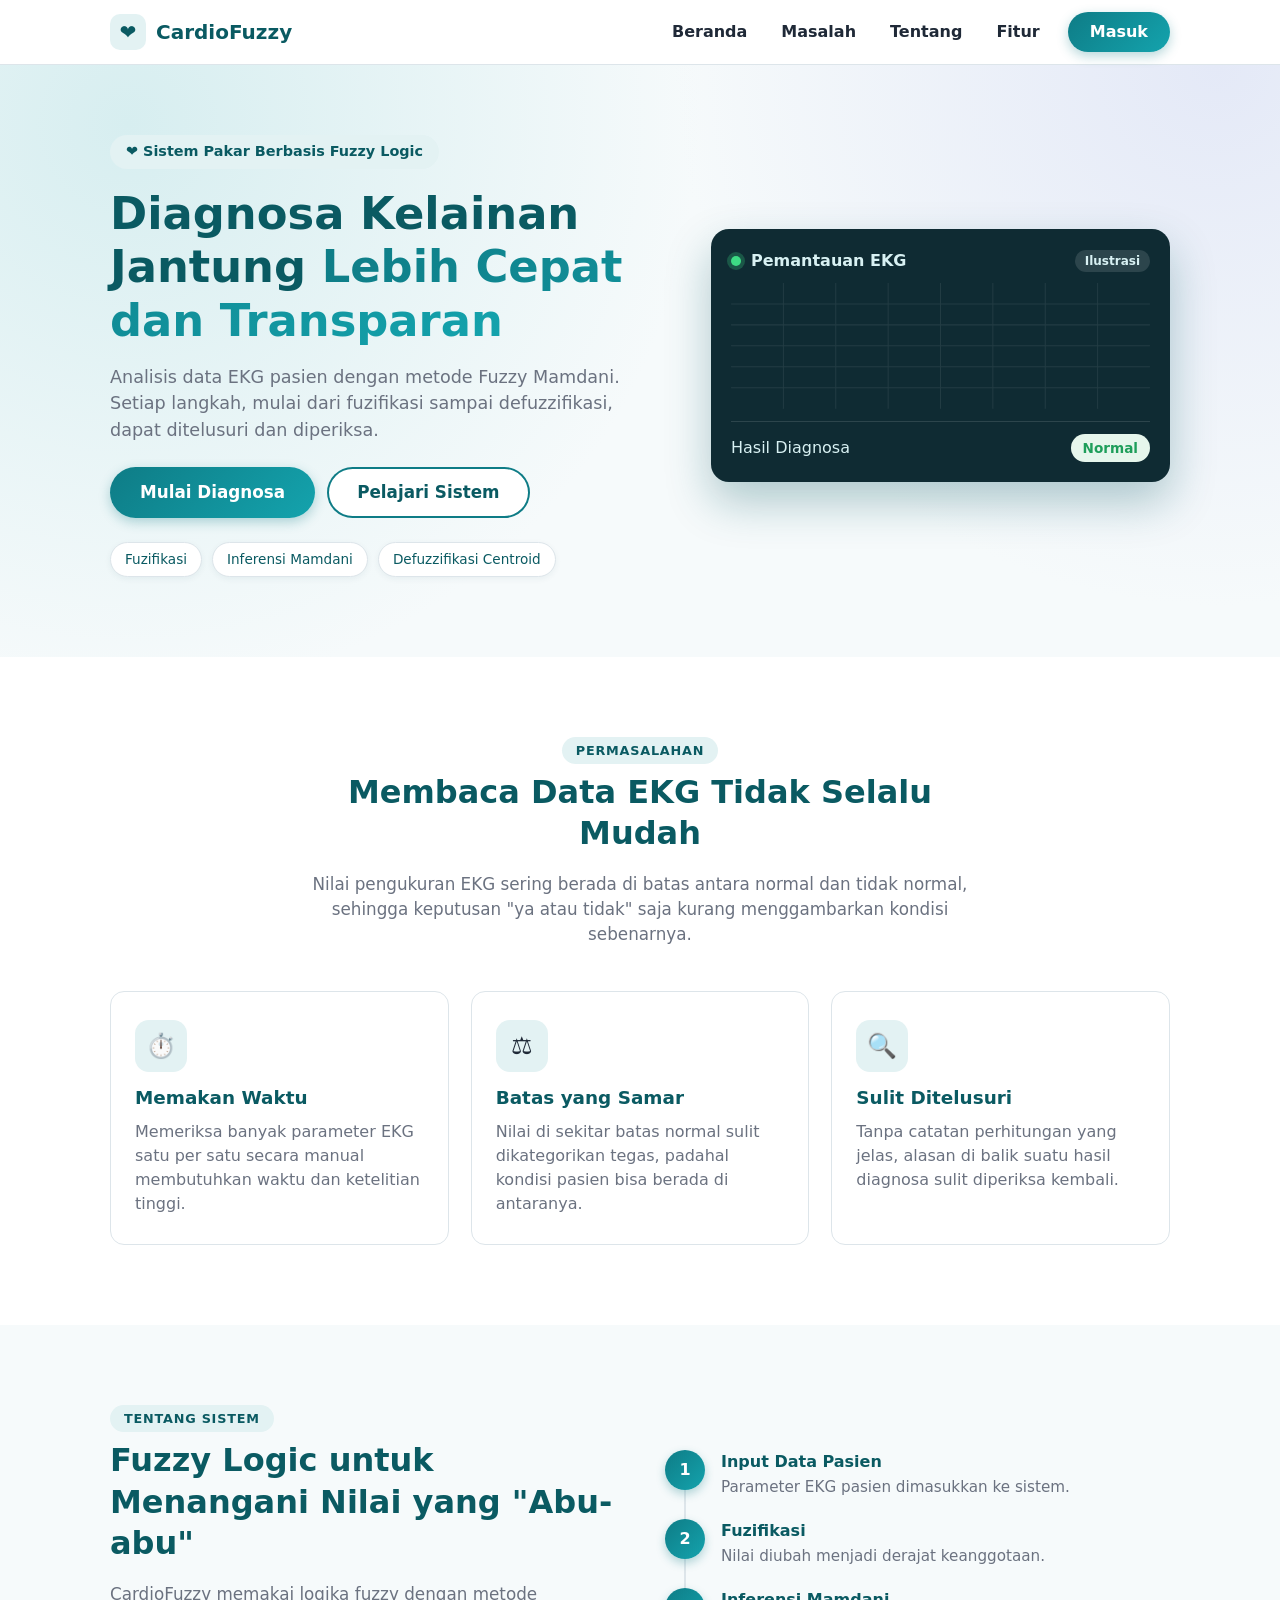
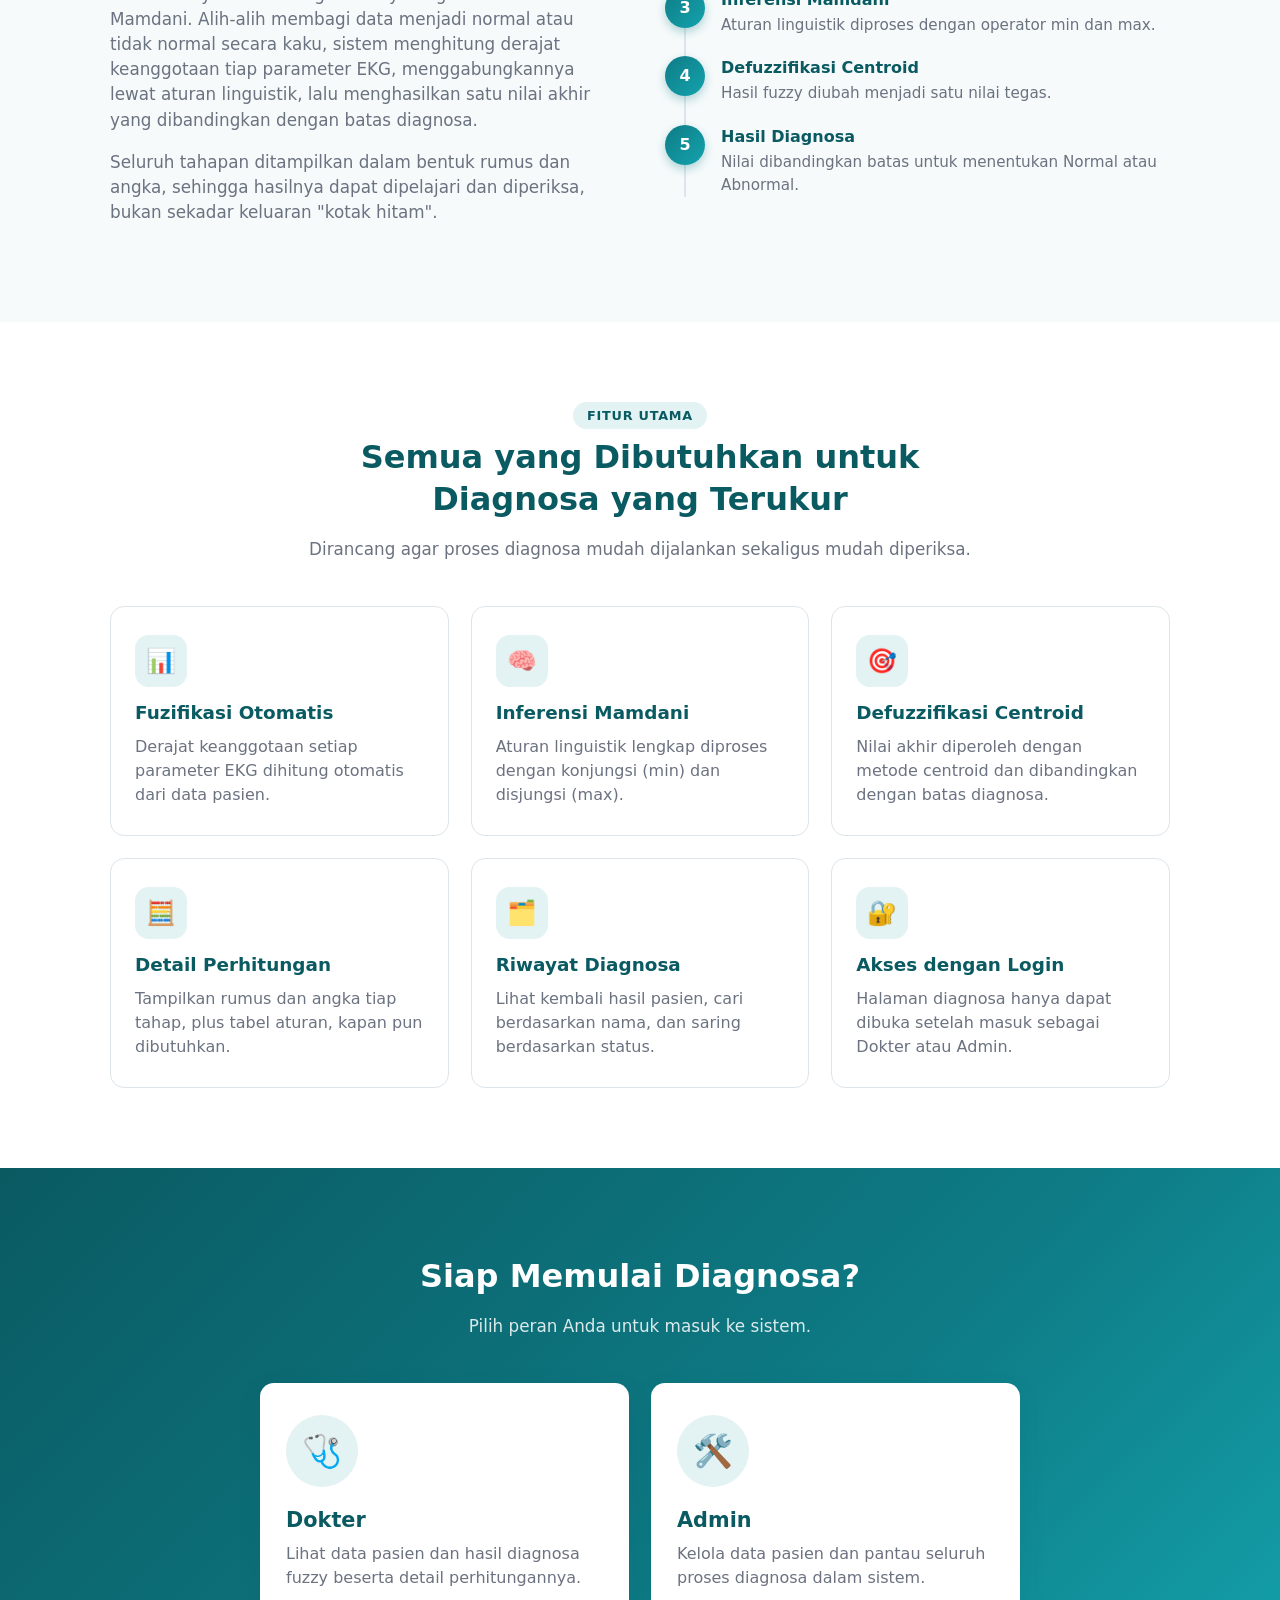
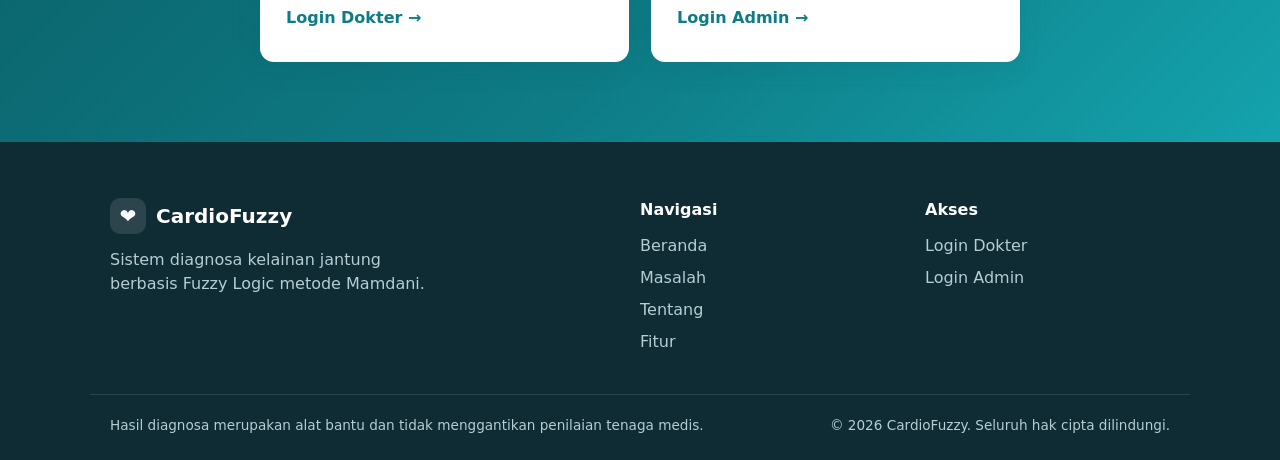
<file: index.html>
<!DOCTYPE html>
<html lang="id">
<head>
    <meta charset="UTF-8">
    <meta name="viewport" content="width=device-width, initial-scale=1">
    <meta name="description" content="Sistem diagnosa kelainan jantung berbasis Fuzzy Logic metode Mamdani dengan defuzzifikasi centroid.">
    <title>CardioFuzzy - Diagnosa Kelainan Jantung dengan Fuzzy Mamdani</title>
    <link rel="stylesheet" href="style.css">
</head>
<body class="home">

    <!-- ===================== NAVIGATION BAR ===================== -->
    <nav class="navbar">
        <div class="inner nav-inner">
            <a href="#beranda" class="nav-brand">
                <span class="nav-logo">❤️</span>
                <span>CardioFuzzy</span>
            </a>

            <button class="nav-toggle" id="navToggle" aria-label="Buka menu" aria-expanded="false">☰</button>

            <ul class="nav-links" id="navLinks">
                <li><a href="#beranda">Beranda</a></li>
                <li><a href="#masalah">Masalah</a></li>
                <li><a href="#tentang">Tentang</a></li>
                <li><a href="#fitur">Fitur</a></li>
                <li><a href="#masuk" class="btn nav-cta">Masuk</a></li>
            </ul>
        </div>
    </nav>

    <!-- ===================== HERO SECTION ===================== -->
    <header class="home-hero" id="beranda">
        <div class="inner hero-grid">
            <div class="hero-text">
                <span class="hero-badge">❤️ Sistem Pakar Berbasis Fuzzy Logic</span>
                <h1>Diagnosa Kelainan Jantung <span class="text-gradient">Lebih Cepat dan Transparan</span></h1>
                <p class="hero-sub">
                    Analisis data EKG pasien dengan metode Fuzzy Mamdani. Setiap langkah, mulai dari
                    fuzifikasi sampai defuzzifikasi, dapat ditelusuri dan diperiksa.
                </p>
                <div class="hero-actions">
                    <a href="#masuk" class="btn btn-lg">Mulai Diagnosa</a>
                    <a href="#tentang" class="btn btn-lg btn-outline">Pelajari Sistem</a>
                </div>
                <div class="chips chips-left">
                    <span class="chip">Fuzifikasi</span>
                    <span class="chip">Inferensi Mamdani</span>
                    <span class="chip">Defuzzifikasi Centroid</span>
                </div>
            </div>

            <div class="hero-visual">
                <div class="ecg-card">
                    <div class="ecg-head">
                        <span class="ecg-dot"></span>
                        <span>Pemantauan EKG</span>
                        <span class="ecg-tag">Ilustrasi</span>
                    </div>
                    <svg class="ecg-svg" viewBox="0 0 400 120" xmlns="http://www.w3.org/2000/svg" role="img" aria-label="Ilustrasi gelombang EKG">
                        <path class="ecg-grid" d="M0 20H400M0 40H400M0 60H400M0 80H400M0 100H400M50 0V120M100 0V120M150 0V120M200 0V120M250 0V120M300 0V120M350 0V120" />
                        <path class="ecg-line" d="M0 60H60L70 60L80 50L90 60H120L130 70L145 10L160 100L172 60H220L235 45L250 60H400" />
                    </svg>
                    <div class="ecg-result">
                        <span>Hasil Diagnosa</span>
                        <span class="badge badge-normal">Normal</span>
                    </div>
                </div>
            </div>
        </div>
    </header>

    <!-- ===================== PROBLEM SECTION ===================== -->
    <section class="section" id="masalah">
        <div class="inner">
            <div class="section-head">
                <span class="section-label">Permasalahan</span>
                <h2>Membaca Data EKG Tidak Selalu Mudah</h2>
                <p>Nilai pengukuran EKG sering berada di batas antara normal dan tidak normal, sehingga keputusan "ya atau tidak" saja kurang menggambarkan kondisi sebenarnya.</p>
            </div>

            <div class="card-grid">
                <div class="info-card">
                    <span class="info-icon">⏱️</span>
                    <h3>Memakan Waktu</h3>
                    <p>Memeriksa banyak parameter EKG satu per satu secara manual membutuhkan waktu dan ketelitian tinggi.</p>
                </div>
                <div class="info-card">
                    <span class="info-icon">⚖️</span>
                    <h3>Batas yang Samar</h3>
                    <p>Nilai di sekitar batas normal sulit dikategorikan tegas, padahal kondisi pasien bisa berada di antaranya.</p>
                </div>
                <div class="info-card">
                    <span class="info-icon">🔍</span>
                    <h3>Sulit Ditelusuri</h3>
                    <p>Tanpa catatan perhitungan yang jelas, alasan di balik suatu hasil diagnosa sulit diperiksa kembali.</p>
                </div>
            </div>
        </div>
    </section>

    <!-- ===================== ABOUT SECTION ===================== -->
    <section class="section section-alt" id="tentang">
        <div class="inner about-grid">
            <div class="about-text">
                <span class="section-label">Tentang Sistem</span>
                <h2>Fuzzy Logic untuk Menangani Nilai yang "Abu-abu"</h2>
                <p>
                    CardioFuzzy memakai logika fuzzy dengan metode Mamdani. Alih-alih membagi data
                    menjadi normal atau tidak normal secara kaku, sistem menghitung derajat keanggotaan
                    tiap parameter EKG, menggabungkannya lewat aturan linguistik, lalu menghasilkan
                    satu nilai akhir yang dibandingkan dengan batas diagnosa.
                </p>
                <p>
                    Seluruh tahapan ditampilkan dalam bentuk rumus dan angka, sehingga hasilnya dapat
                    dipelajari dan diperiksa, bukan sekadar keluaran "kotak hitam".
                </p>
            </div>

            <ol class="steps">
                <li class="step">
                    <span class="step-no">1</span>
                    <div><h4>Input Data Pasien</h4><p>Parameter EKG pasien dimasukkan ke sistem.</p></div>
                </li>
                <li class="step">
                    <span class="step-no">2</span>
                    <div><h4>Fuzifikasi</h4><p>Nilai diubah menjadi derajat keanggotaan.</p></div>
                </li>
                <li class="step">
                    <span class="step-no">3</span>
                    <div><h4>Inferensi Mamdani</h4><p>Aturan linguistik diproses dengan operator min dan max.</p></div>
                </li>
                <li class="step">
                    <span class="step-no">4</span>
                    <div><h4>Defuzzifikasi Centroid</h4><p>Hasil fuzzy diubah menjadi satu nilai tegas.</p></div>
                </li>
                <li class="step">
                    <span class="step-no">5</span>
                    <div><h4>Hasil Diagnosa</h4><p>Nilai dibandingkan batas untuk menentukan Normal atau Abnormal.</p></div>
                </li>
            </ol>
        </div>
    </section>

    <!-- ===================== MAIN FEATURE SECTION ===================== -->
    <section class="section" id="fitur">
        <div class="inner">
            <div class="section-head">
                <span class="section-label">Fitur Utama</span>
                <h2>Semua yang Dibutuhkan untuk Diagnosa yang Terukur</h2>
                <p>Dirancang agar proses diagnosa mudah dijalankan sekaligus mudah diperiksa.</p>
            </div>

            <div class="card-grid card-grid-3">
                <div class="feature-card">
                    <span class="info-icon">📊</span>
                    <h3>Fuzifikasi Otomatis</h3>
                    <p>Derajat keanggotaan setiap parameter EKG dihitung otomatis dari data pasien.</p>
                </div>
                <div class="feature-card">
                    <span class="info-icon">🧠</span>
                    <h3>Inferensi Mamdani</h3>
                    <p>Aturan linguistik lengkap diproses dengan konjungsi (min) dan disjungsi (max).</p>
                </div>
                <div class="feature-card">
                    <span class="info-icon">🎯</span>
                    <h3>Defuzzifikasi Centroid</h3>
                    <p>Nilai akhir diperoleh dengan metode centroid dan dibandingkan dengan batas diagnosa.</p>
                </div>
                <div class="feature-card">
                    <span class="info-icon">🧮</span>
                    <h3>Detail Perhitungan</h3>
                    <p>Tampilkan rumus dan angka tiap tahap, plus tabel aturan, kapan pun dibutuhkan.</p>
                </div>
                <div class="feature-card">
                    <span class="info-icon">🗂️</span>
                    <h3>Riwayat Diagnosa</h3>
                    <p>Lihat kembali hasil pasien, cari berdasarkan nama, dan saring berdasarkan status.</p>
                </div>
                <div class="feature-card">
                    <span class="info-icon">🔐</span>
                    <h3>Akses dengan Login</h3>
                    <p>Halaman diagnosa hanya dapat dibuka setelah masuk sebagai Dokter atau Admin.</p>
                </div>
            </div>
        </div>
    </section>

    <!-- ===================== CALL TO ACTION SECTION ===================== -->
    <section class="cta" id="masuk">
        <div class="inner">
            <div class="section-head section-head-light">
                <h2>Siap Memulai Diagnosa?</h2>
                <p>Pilih peran Anda untuk masuk ke sistem.</p>
            </div>

            <div class="role-grid cta-roles">
                <a href="login.html" class="role-card">
                    <span class="role-icon">🩺</span>
                    <h3>Dokter</h3>
                    <p>Lihat data pasien dan hasil diagnosa fuzzy beserta detail perhitungannya.</p>
                    <span class="role-action">Login Dokter →</span>
                </a>

                <a href="login.html" class="role-card">
                    <span class="role-icon">🛠️</span>
                    <h3>Admin</h3>
                    <p>Kelola data pasien dan pantau seluruh proses diagnosa dalam sistem.</p>
                    <span class="role-action">Login Admin →</span>
                </a>
            </div>
        </div>
    </section>

    <!-- ===================== FOOTER SECTION ===================== -->
    <footer class="site-footer">
        <div class="inner footer-grid">
            <div class="footer-brand">
                <a href="#beranda" class="nav-brand footer-logo">
                    <span class="nav-logo">❤️</span>
                    <span>CardioFuzzy</span>
                </a>
                <p>Sistem diagnosa kelainan jantung berbasis Fuzzy Logic metode Mamdani.</p>
            </div>

            <div class="footer-col">
                <h4>Navigasi</h4>
                <ul>
                    <li><a href="#beranda">Beranda</a></li>
                    <li><a href="#masalah">Masalah</a></li>
                    <li><a href="#tentang">Tentang</a></li>
                    <li><a href="#fitur">Fitur</a></li>
                </ul>
            </div>

            <div class="footer-col">
                <h4>Akses</h4>
                <ul>
                    <li><a href="login.html">Login Dokter</a></li>
                    <li><a href="login.html">Login Admin</a></li>
                </ul>
            </div>
        </div>

        <div class="inner footer-bottom">
            <p>Hasil diagnosa merupakan alat bantu dan tidak menggantikan penilaian tenaga medis.</p>
            <p>&copy; 2026 CardioFuzzy. Seluruh hak cipta dilindungi.</p>
        </div>
    </footer>

<script>
    // Menu mobile
    const toggle = document.getElementById('navToggle');
    const links = document.getElementById('navLinks');
    toggle.addEventListener('click', function () {
        const open = links.classList.toggle('open');
        toggle.setAttribute('aria-expanded', open);
    });
    links.querySelectorAll('a').forEach(function (a) {
        a.addEventListener('click', function () {
            links.classList.remove('open');
            toggle.setAttribute('aria-expanded', false);
        });
    });
</script>
</body>
</html>
</file>
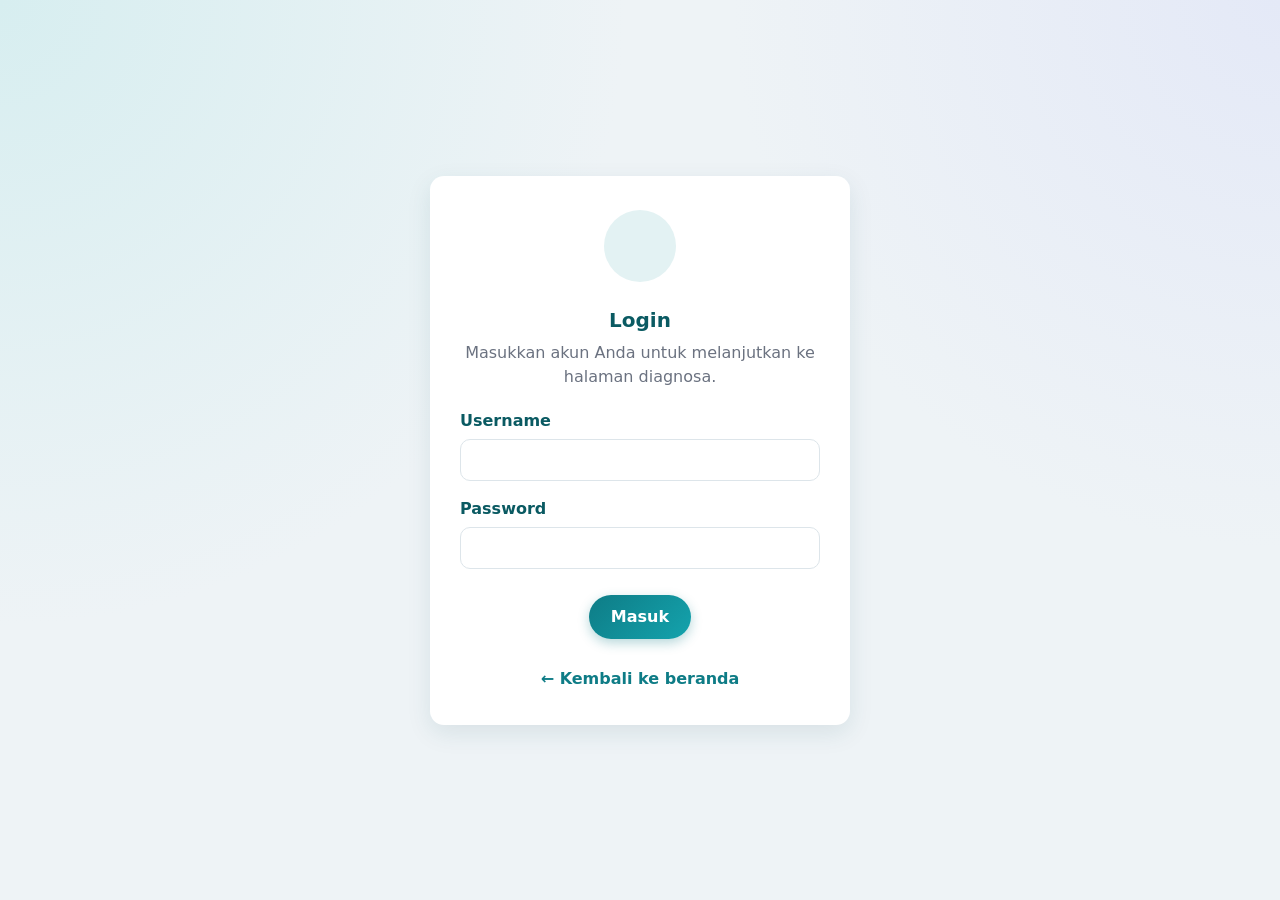
<file: login.html>
<!DOCTYPE html>
<html lang="id">
<head>
    <meta charset="UTF-8">
    <meta name="viewport" content="width=device-width, initial-scale=1">
    <title>Login <?= $judul ?></title>
    <link rel="stylesheet" href="style.css">
</head>
<body class="landing">
    <div class="landing-wrap">
        <div class="auth-card">
            <span class="role-icon"><?= $ikon ?></span>
            <h2>Login <?= $judul ?></h2>
            <p class="auth-sub">Masukkan akun Anda untuk melanjutkan ke halaman diagnosa.</p>


             <!-- <form method="post" action="login.php?role=<?= urlencode($role) ?>">
                <input type="hidden" name="role" value="<?= htmlspecialchars($role) ?>"> -->
                <form>

                <div class="form-group">
                    <label for="username">Username</label>
                    <input type="text" id="username" name="username" required>
                </div>

                <div class="form-group">
                    <label for="password">Password</label>
                    <input type="password" id="password" name="password" required>
                </div>

                <!--  <button type="submit" class="btn btn-block">Masuk</button> -->
                  <a href="view_diagnosa.html" class="btn">Masuk</a>
            </form>

            <a href="index.html" class="back-link">← Kembali ke beranda</a>
        </div>
    </div>
</body>
</html>
</file>
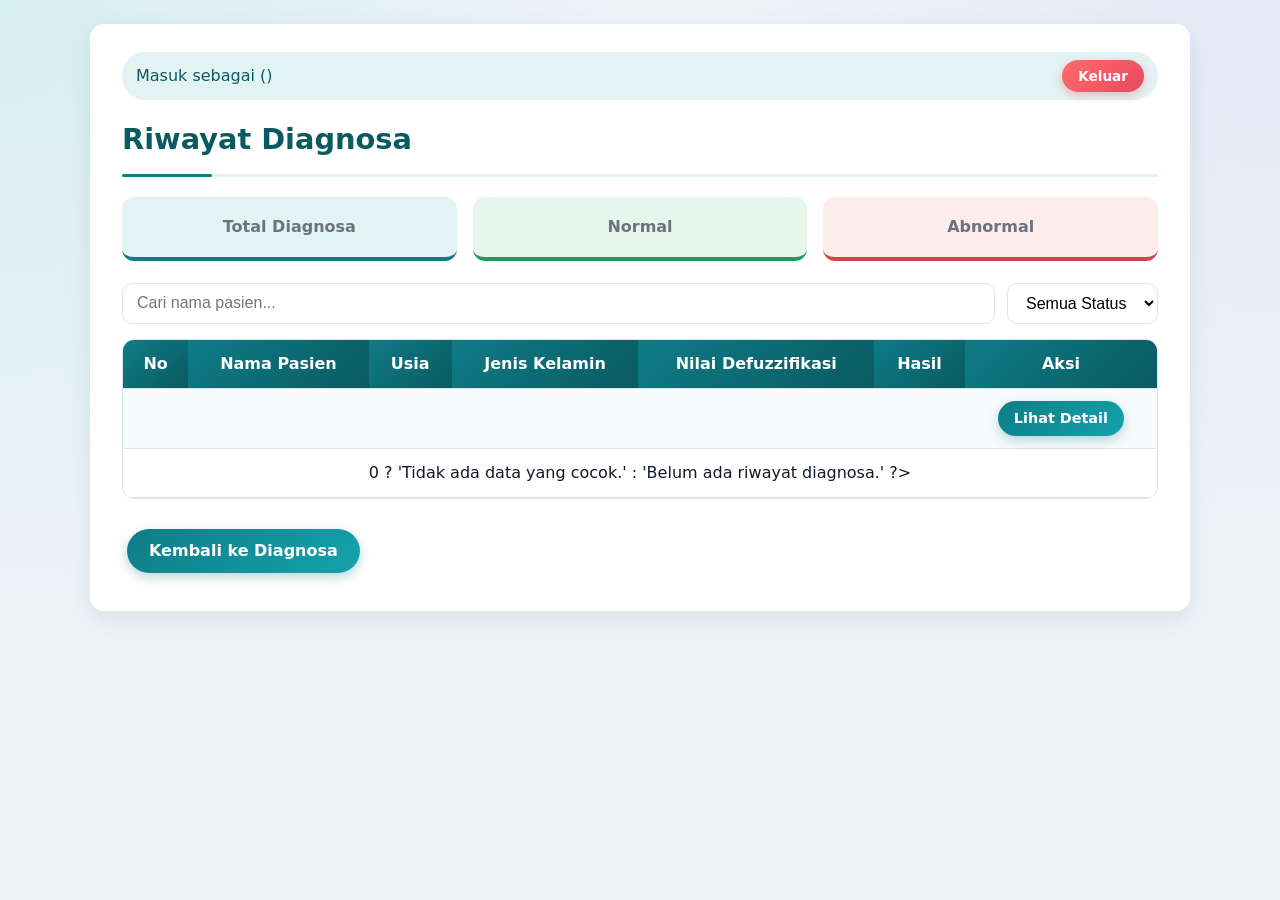
<file: riwayat.html>
<!DOCTYPE html>
<html lang="id">
<head>
    <meta charset="UTF-8">
    <meta name="viewport" content="width=device-width, initial-scale=1">
    <title>Riwayat Diagnosa</title>
    <link rel="stylesheet" href="style.css">
</head>
<body>
    <div class="container">
        <div class="user-bar">
            <span>Masuk sebagai <strong><?= htmlspecialchars($_SESSION['user']) ?></strong> (<?= htmlspecialchars($_SESSION['role']) ?>)</span>
            <a href="logout.php" class="btn btn-logout">Keluar</a>
        </div>

        <h1>Riwayat Diagnosa</h1>

        <!-- Ringkasan -->
        <div class="stats-grid">
            <div class="stat-card">
                <div class="stat-value"><?= $total ?></div>
                <div class="stat-label">Total Diagnosa</div>
            </div>
            <div class="stat-card stat-card--normal">
                <div class="stat-value"><?= $total_normal ?></div>
                <div class="stat-label">Normal</div>
            </div>
            <div class="stat-card stat-card--abnormal">
                <div class="stat-value"><?= $total_abnormal ?></div>
                <div class="stat-label">Abnormal</div>
            </div>
        </div>

        <!-- Pencarian & filter -->
        <div class="toolbar">
            <input type="text" id="cari" class="search-input" placeholder="Cari nama pasien...">
            <select id="filterStatus" class="filter-select">
                <option value="">Semua Status</option>
                <option value="normal">Normal</option>
                <option value="abnormal">Abnormal</option>
            </select>
        </div>

        <div class="table-wrap">
            <table class="tabel-diagnosa" id="tabelRiwayat">
                <tr>
                    <th>No</th>
                    <th>Nama Pasien</th>
                    <th>Usia</th>
                    <th>Jenis Kelamin</th>
                    <th>Nilai Defuzzifikasi</th>
                    <th>Hasil</th>
                    <th>Aksi</th>
                </tr>
                
                    <tr class="data-row"
                        data-nama="<?= htmlspecialchars(strtolower($row['nama'])) ?>"
                        data-status="<?= htmlspecialchars(strtolower($row['hasil_diagnosa'])) ?>">
                        <td class="text-black"><?= $no++ ?></td>
                        <td class="text-black"><?= htmlspecialchars($row['nama']) ?></td>
                        <td class="text-black"><?= htmlspecialchars($row['usia']) ?></td>
                        <td class="text-black"><?= htmlspecialchars($row['jenis_kelamin']) ?></td>
                        <td class="text-black"><?= number_format((float)$row['nilai_defuzzifikasi'], 2) ?></td>
                        <td><span class="badge <?= $badge ?>"><?= htmlspecialchars($row['hasil_diagnosa']) ?></span></td>
                        <td>
                            <a href="<?= $halaman_hasil ?>?id=<?= urlencode($row['id']) ?>" class="btn">Lihat Detail</a>
                        </td>
                    </tr>
                
                <tr id="barisKosong" class="<?= $total > 0 ? 'is-hidden' : '' ?>">
                    <td colspan="7" class="text-black cell-center">
                        <?= $total > 0 ? 'Tidak ada data yang cocok.' : 'Belum ada riwayat diagnosa.' ?>
                    </td>
                </tr>
            </table>
        </div>

        <div class="action-bar">
            <a href="view_diagnosa.html" class="btn">Kembali ke Diagnosa</a>
        </div>
    </div>

<script>
    const cari = document.getElementById('cari');
    const filterStatus = document.getElementById('filterStatus');
    const baris = document.querySelectorAll('.data-row');
    const kosong = document.getElementById('barisKosong');

    function terapkanFilter() {
        const kata = cari.value.trim().toLowerCase();
        const status = filterStatus.value;
        let tampil = 0;

        baris.forEach(function (tr) {
            const cocok = tr.dataset.nama.includes(kata) &&
                          (status === '' || tr.dataset.status === status);
            tr.classList.toggle('is-hidden', !cocok);
            if (cocok) tampil++;
        });

        if (baris.length > 0) kosong.classList.toggle('is-hidden', tampil > 0);
    }

    cari.addEventListener('input', terapkanFilter);
    filterStatus.addEventListener('change', terapkanFilter);
</script>
</body>
</html>
</file>
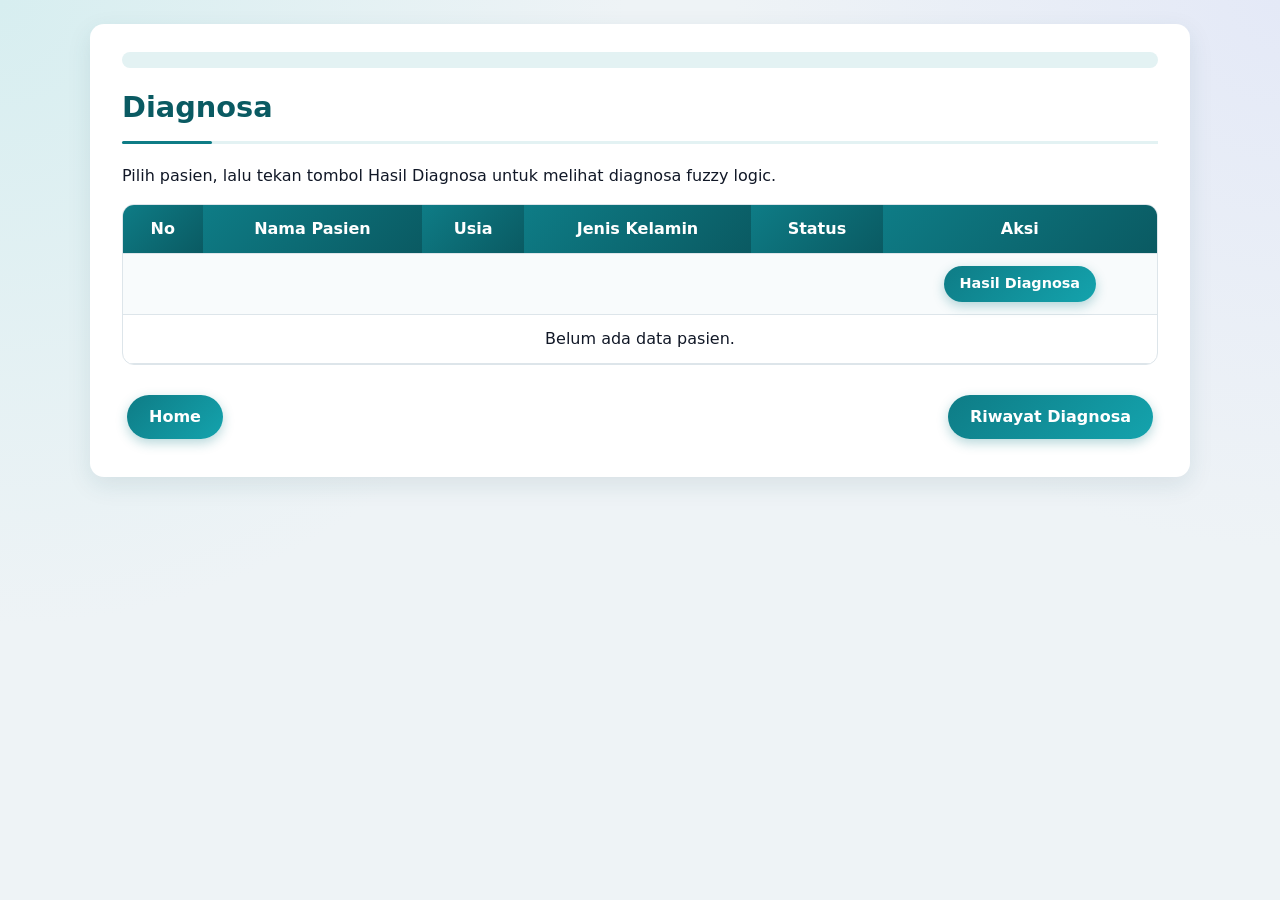
<file: view_diagnosa.html>
<!DOCTYPE html>
<html lang="id">
<head>
    <meta charset="UTF-8">
    <meta name="viewport" content="width=device-width, initial-scale=1">
    <title>Diagnosa</title>
    <link rel="stylesheet" href="style.css">
</head>
<body>
    <div class="container">
        <div class="user-bar">
            
        </div>
        <h1>Diagnosa</h1>
        <p class="text-black">Pilih pasien, lalu tekan tombol Hasil Diagnosa untuk melihat diagnosa fuzzy logic.</p>

        <div class="table-wrap">
        <table class="tabel-diagnosa">
            <tr>
                <th>No</th>
                <th>Nama Pasien</th>
                <th>Usia</th>
                <th>Jenis Kelamin</th>
                <th>Status</th>
                <th>Aksi</th>
            </tr>
            
                    <tr>
                        <td class="text-black"><?= $no++ ?></td>
                        <td class="text-black"><?= htmlspecialchars($row['nama']) ?></td>
                        <td class="text-black"><?= htmlspecialchars($row['usia']) ?></td>
                        <td class="text-black"><?= htmlspecialchars($row['jenis_kelamin']) ?></td>
                        
                        <td><span class="badge <?= $badge ?>"><?= htmlspecialchars($status) ?></span></td>
                        <td>
                            <a href="hasil_diagnosa.html" class="btn">Hasil Diagnosa</a>
                        </td>
                    </tr>
                
                <tr>
                    <td colspan="6" class="text-black cell-center">Belum ada data pasien.</td>
                </tr>
            
        </table>
        </div>

        <div class="action-bar">
            <a href="index.html" class="btn">Home</a>
            <a href="riwayat.html" class="btn">Riwayat Diagnosa</a>
        </div>
    </div>
</body>
</html>
</file>
<file: style.css>
/* =========================================================
   style.css
   Gabungan style: laman Diagnosa + laman Hasil Diagnosa Fuzzy
   ========================================================= */

/* ---------- Tema & dasar ---------- */
:root {
    --primary: #0e7c86;
    --primary-dark: #0a5a62;
    --primary-soft: #e3f2f3;
    --accent: #ff6b6b;
    --ok: #1e9e5a;
    --ok-soft: #e6f6ec;
    --bad: #d64545;
    --bad-soft: #fdecec;
    --warn-soft: #fff6dd;
    --info-soft: #e1f1f5;
    --bg: #eef3f6;
    --card: #ffffff;
    --text: #1f2937;
    --muted: #6b7280;
    --border: #dde5ea;
    --radius: 14px;
    --shadow: 0 8px 24px rgba(15, 76, 92, 0.10);
}

* { box-sizing: border-box; }

body {
    margin: 0;
    padding: 24px 12px 48px;
    font-family: "Segoe UI", system-ui, -apple-system, Roboto, "Helvetica Neue", Arial, sans-serif;
    color: var(--text);
    line-height: 1.5;
    background:
        radial-gradient(circle at 0% 0%, #d7eef0 0, transparent 40%),
        radial-gradient(circle at 100% 0%, #e4e9f7 0, transparent 35%),
        var(--bg);
    min-height: 100vh;
}

.container {
    max-width: 1100px;
    margin: 0 auto 24px;
    padding: 28px 32px;
    background: var(--card);
    border-radius: var(--radius);
    box-shadow: var(--shadow);
}

h1 {
    margin: 0 0 20px;
    padding-bottom: 12px;
    font-size: 1.8rem;
    color: var(--primary-dark);
    border-bottom: 3px solid var(--primary-soft);
    position: relative;
}
h1::after {
    content: "";
    position: absolute;
    left: 0;
    bottom: -3px;
    width: 90px;
    height: 3px;
    background: var(--primary);
    border-radius: 3px;
}
h2 { color: var(--primary-dark); font-size: 1.25rem; margin: 20px 0 10px; }
h3, h4 { color: var(--primary-dark); }

/* Tabel dasar (data pasien & nilai fuzifikasi) - specificity rendah agar mudah ditimpa */
:where(.container > table, .debug table) {
    width: 100%;
    border-collapse: separate;
    border-spacing: 0;
    margin: 12px 0 20px;
    border: 1px solid var(--border);
    border-radius: 10px;
    overflow: hidden;
}
:where(.container > table, .debug table) th {
    background: var(--primary-soft);
    color: var(--primary-dark);
    text-align: left;
    font-weight: 600;
    width: 30%;
}
:where(.container > table, .debug table) th,
:where(.container > table, .debug table) td {
    padding: 10px 14px;
    border-bottom: 1px solid var(--border);
}
:where(.container > table, .debug table) tr:last-child th,
:where(.container > table, .debug table) tr:last-child td {
    border-bottom: none;
}
:where(.container > table, .debug table) tr:nth-child(even) td {
    background: #f8fbfc;
}

.debug table td:first-child {
    font-weight: 700;
    color: var(--primary-dark);
    background: var(--primary-soft);
    width: 90px;
}

/* ---------- Utilitas ---------- */
.is-hidden        { display: none; }
.text-black       { color: #111827; }
.text-green       { color: var(--ok); }
.text-red         { color: var(--bad); }
.cell-center      { text-align: center; }
.cell-bold        { font-weight: bold; }
.toggle-section   { margin-top: 20px; }

/* ---------- Tombol ---------- */
.btn {
    display: inline-block;
    background: linear-gradient(135deg, var(--primary), #14a3ad);
    color: #fff;
    padding: 10px 22px;
    text-decoration: none;
    font-weight: 600;
    border-radius: 999px;
    margin: 10px 5px;
    cursor: pointer;
    box-shadow: 0 4px 12px rgba(14, 124, 134, 0.30);
    transition: transform .15s ease, box-shadow .15s ease, filter .15s ease;
}
.btn:hover {
    transform: translateY(-2px);
    box-shadow: 0 8px 18px rgba(14, 124, 134, 0.35);
    filter: brightness(1.05);
}
.btn:active { transform: translateY(0); }
.btn-print {
    display: none;
    background: #007bff;
}
.action-bar {
    display: flex;
    justify-content: space-between;
    align-items: center;
    flex-wrap: wrap;
    gap: 8px;
    margin-top: 20px;
}
.action-group {
    display: flex;
    flex-wrap: wrap;
    gap: 10px;
}

/* ---------- Laman Diagnosa (daftar pasien) ---------- */
.table-wrap {
    overflow-x: auto;
    border-radius: 12px;
    border: 1px solid var(--border);
    margin: 15px 0;
}
.tabel-diagnosa {
    width: 100%;
    border-collapse: collapse;
}
.tabel-diagnosa th,
.tabel-diagnosa td {
    padding: 12px 14px;
    text-align: center;
    border-bottom: 1px solid var(--border);
}
.tabel-diagnosa th {
    background: linear-gradient(135deg, var(--primary), var(--primary-dark));
    color: #fff;
    font-weight: 600;
    white-space: nowrap;
}
.tabel-diagnosa tr:nth-child(even) td { background: #f8fbfc; }
.tabel-diagnosa tr:hover td { background: var(--primary-soft); }
.tabel-diagnosa .btn {
    margin: 0;
    padding: 7px 16px;
    font-size: .9rem;
}

.badge {
    display: inline-block;
    padding: 4px 12px;
    border-radius: 999px;
    font-size: .85rem;
    font-weight: 700;
}
.badge-normal   { background: var(--ok-soft);   color: var(--ok); }
.badge-abnormal { background: var(--bad-soft);  color: var(--bad); }
.badge-pending  { background: #eef0f3;          color: var(--muted); }

/* ---------- Tabel perhitungan ---------- */
.calculation-table {
    width: 100%;
    border-collapse: collapse;
    margin: 10px 0;
    font-family: Consolas, "Courier New", monospace;
    font-size: 12px;
    background: #fff;
}
.calculation-table th,
.calculation-table td {
    border: 1px solid var(--border);
    padding: 6px 8px;
    text-align: center;
}
.calculation-table th {
    background-color: #f2f7f8;
}

/* ---------- Kotak ---------- */
.formula-box {
    background-color: var(--warn-soft);
    padding: 18px;
    border-radius: 12px;
    margin: 18px 0;
    border-left: 5px solid #ffc107;
    font-family: Consolas, "Courier New", monospace;
}
.centroid-box {
    background-color: var(--info-soft);
    padding: 18px;
    border-radius: 12px;
    margin: 18px 0;
    border-left: 5px solid var(--primary-dark);
    font-family: Consolas, "Courier New", monospace;
}
.rule-box {
    background-color: #e9ecef;
    padding: 15px;
    border-radius: 12px;
    margin: 15px 0;
    max-height: 300px;
    overflow-y: auto;
}

/* Formula box dengan font 18px (Detail Fuzifikasi, Inferensi, Disjunction) */
#detailFuzifikasi,
.formula-box-lg,
.formula-box-lg * {
    font-size: 18px;
}
.formula-box-lg th {
    color: black;
}

/* ---------- Disjunction (kartu Normal / Abnormal) ---------- */
.split-row {
    display: flex;
    gap: 20px;
    margin: 20px 0;
}
.split-card {
    flex: 1;
    padding: 20px;
    border-radius: 12px;
}
.split-card--normal {
    background: var(--ok-soft);
    border-left: 5px solid #27ae60;
}
.split-card--abnormal {
    background: var(--bad-soft);
    border-left: 5px solid #e74c3c;
}
.split-card h3 { margin-top: 0; }
.split-card--normal h3   { color: green; }
.split-card--abnormal h3 { color: red; }
.split-card__list {
    background: white;
    padding: 15px;
    border-radius: 10px;
    margin-bottom: 15px;
    min-height: 120px;
    box-shadow: inset 0 0 0 1px var(--border);
}
.split-card__list p { margin: 0; }
.split-card__summary p { margin: 5px 0; }
.split-card__summary p.split-card__max { margin: 10px 0; }

/* ---------- Defuzzifikasi: ringkasan sampling ---------- */
.centroid-box h2,
.centroid-box p,
.centroid-box strong {
    color: black;
}
.centroid-row {
    display: flex;
    gap: 20px;
    margin: 15px 0;
}
.centroid-card {
    flex: 1;
    padding: 14px;
    border-radius: 10px;
}
.centroid-card h4,
.calc-block h4 { margin-top: 0; }
.centroid-card--abnormal,
.calc-block--abnormal { background: var(--bad-soft); }
.centroid-card--normal,
.calc-block--normal   { background: var(--ok-soft); }
.centroid-card--abnormal h4,
.calc-block--abnormal h4 { color: red; }
.centroid-card--normal h4,
.calc-block--normal h4   { color: green; }

/* ---------- Defuzzifikasi: detail perhitungan ---------- */
.formula-center {
    text-align: center;
    margin: 15px 0;
}
.formula-text {
    font-size: 18px;
    background: #f8f9fa;
    padding: 12px;
    border-radius: 10px;
}
.calc-section { margin: 20px 0; }
.calc-block {
    padding: 15px;
    border-radius: 10px;
}
.calc-block--abnormal { margin-bottom: 10px; }
.calc-total {
    background: var(--warn-soft);
    padding: 15px;
    border-radius: 10px;
    margin: 15px 0;
}
.calc-total h4 {
    margin-top: 0;
    color: black;
}
.calc-result {
    text-align: center;
    background: var(--ok-soft);
    padding: 20px;
    border-radius: 10px;
}
.calc-result__formula {
    font-size: 18px;
    margin: 0 0 10px 0;
}
.calc-result__value {
    font-size: 24px;
    font-weight: bold;
    margin: 0;
}

/* ---------- Hasil akhir ---------- */
.hasil-box {
    background: linear-gradient(135deg, #e9f8ef, #f4fbf7);
    padding: 24px;
    border-radius: var(--radius);
    margin: 24px 0;
    border-left: 6px solid #4CAF50;
    box-shadow: 0 4px 14px rgba(30, 158, 90, 0.12);
}
.hasil-box h2 {
    color: black;
    margin-top: 0;
}
.hasil-box table {
    width: 100%;
    border-collapse: collapse;
}
.hasil-box th,
.hasil-box td {
    padding: 12px 10px;
    border-bottom: 1px solid rgba(0, 0, 0, 0.08);
    text-align: left;
}
.hasil-box tr:last-child th,
.hasil-box tr:last-child td { border-bottom: none; }
.hasil-box th {
    width: 30%;
    color: var(--primary-dark);
}
.hasil-value {
    font-size: 24px;
    font-weight: bold;
}
.hasil-value--main {
    font-size: 28px;
    font-weight: bold;
}
.hasil-normal   { color: green; }
.hasil-abnormal { color: red; }

/* ---------- Tabel 256 aturan ---------- */
.rules-scroll {
    height: 600px;
    overflow-y: auto;
    border: 1px solid var(--border);
    border-radius: 12px;
    margin-bottom: 20px;
}
.rules-table {
    width: 100%;
    font-size: 11px;
    border-collapse: collapse;
}
.rules-table th,
.rules-table td {
    border: 1px solid var(--border);
    padding: 4px;
}
.rules-table--roomy th,
.rules-table--roomy td { padding: 6px; }
.rules-head th {
    background: var(--primary-soft);
    color: var(--primary-dark);
    font-weight: bold;
    position: sticky;
    top: 0;
}
.rules-table tr.row-odd  { background: #f9fbfc; }
.rules-table tr.row-even { background: #ffffff; }
.rules-table tr:hover    { background: var(--primary-soft); }
.col-no     { width: 5%; }
.col-rule   { width: 70%; }
.col-premis { width: 65%; }
.col-output { width: 10%; }
.col-min    { width: 10%; }

/* ---------- Responsif ---------- */
@media (max-width: 720px) {
    body { padding: 12px 6px 32px; }
    .container { padding: 18px 14px; }
    h1 { font-size: 1.4rem; }
    .split-row,
    .centroid-row { flex-direction: column; }
    .action-bar { flex-direction: column; align-items: stretch; }
    .action-group { justify-content: center; }
    #detailFuzifikasi,
    .formula-box-lg,
    .formula-box-lg * { font-size: 14px; }
}

/* ---------- Print ---------- */
@media print {
    body {
        font-size: 12pt;
        background: white;
        padding: 0;
    }

    .container {
        width: 100%;
        max-width: none;
        margin: 0;
        padding: 0;
        box-shadow: none;
    }

    /* Sembunyikan elemen yang tidak perlu dicetak */
    .btn,
    #detailFuzifikasi,
    #detailDefuzzifikasi,
    #rules256Table,
    #rulesTable,
    .formula-box,
    .centroid-box {
        display: none !important;
    }

    /* Tampilkan hanya hasil akhir */
    .debug,
    table {
        page-break-inside: avoid;
    }

    /* Header untuk print */
    .print-header {
        display: block;
        text-align: center;
        margin-bottom: 20px;
        border-bottom: 2px solid #000;
        padding-bottom: 10px;
    }

    .print-header h1 {
        color: black;
        font-size: 18pt;
    }

    .print-header p {
        color: black;
        font-size: 10pt;
    }

    /* Hasil diagnosa lebih besar */
    .hasil-diagnosa-print {
        font-size: 16pt !important;
        font-weight: bold;
        color: black;
    }
}

/* =========================================================
   Landing page, login, dan bar pengguna
   ========================================================= */
body.landing {
    display: flex;
    align-items: center;
    justify-content: center;
    padding: 32px 14px;
}
.landing-wrap {
    width: 100%;
    max-width: 960px;
    margin: 0 auto;
}

/* Hero */
.hero {
    text-align: center;
    margin-bottom: 36px;
}
.hero-badge {
    display: inline-block;
    padding: 6px 16px;
    border-radius: 999px;
    background: var(--primary-soft);
    color: var(--primary-dark);
    font-weight: 600;
    font-size: .9rem;
    margin-bottom: 18px;
}
.hero h1 {
    font-size: 2.4rem;
    line-height: 1.25;
    border: none;
    padding: 0;
    margin: 0 0 14px;
    background: linear-gradient(135deg, var(--primary-dark), #14a3ad);
    -webkit-background-clip: text;
    background-clip: text;
    -webkit-text-fill-color: transparent;
}
.hero h1::after { display: none; }
.hero-sub {
    max-width: 640px;
    margin: 0 auto 20px;
    color: var(--muted);
    font-size: 1.05rem;
}
.chips {
    display: flex;
    flex-wrap: wrap;
    justify-content: center;
    gap: 10px;
}
.chip {
    padding: 6px 14px;
    background: #fff;
    border: 1px solid var(--border);
    border-radius: 999px;
    font-size: .85rem;
    color: var(--primary-dark);
    box-shadow: 0 2px 6px rgba(15, 76, 92, 0.06);
}

/* Pilihan login */
.login-section { text-align: center; }
.login-section h2 { margin-bottom: 18px; }
.role-grid {
    display: grid;
    grid-template-columns: repeat(auto-fit, minmax(260px, 1fr));
    gap: 22px;
}
.role-card {
    display: block;
    text-decoration: none;
    color: var(--text);
    background: var(--card);
    padding: 30px 24px;
    border-radius: var(--radius);
    border: 2px solid transparent;
    box-shadow: var(--shadow);
    transition: transform .2s ease, border-color .2s ease, box-shadow .2s ease;
}
.role-card:hover {
    transform: translateY(-6px);
    border-color: var(--primary);
    box-shadow: 0 14px 30px rgba(14, 124, 134, 0.22);
}
.role-icon {
    display: inline-flex;
    align-items: center;
    justify-content: center;
    width: 72px;
    height: 72px;
    font-size: 2rem;
    border-radius: 50%;
    background: var(--primary-soft);
    margin-bottom: 12px;
}
.role-card h3 { margin: 6px 0; font-size: 1.3rem; }
.role-card p { color: var(--muted); margin: 0 0 16px; }
.role-action {
    font-weight: 700;
    color: var(--primary);
}
.landing-footer {
    text-align: center;
    margin-top: 32px;
    color: var(--muted);
    font-size: .85rem;
}

/* Form login */
.auth-card {
    max-width: 420px;
    margin: 0 auto;
    padding: 34px 30px;
    text-align: center;
    background: var(--card);
    border-radius: var(--radius);
    box-shadow: var(--shadow);
}
.auth-card h2 { margin: 4px 0 6px; }
.auth-sub { color: var(--muted); margin: 0 0 20px; }
.form-group { text-align: left; margin-bottom: 16px; }
.form-group label {
    display: block;
    font-weight: 600;
    margin-bottom: 6px;
    color: var(--primary-dark);
}
.form-group input {
    width: 100%;
    padding: 11px 14px;
    font-size: 1rem;
    border: 1.5px solid var(--border);
    border-radius: 10px;
    outline: none;
    transition: border-color .15s ease, box-shadow .15s ease;
}
.form-group input:focus {
    border-color: var(--primary);
    box-shadow: 0 0 0 3px rgba(14, 124, 134, 0.15);
}
.btn-block {
    display: block;
    width: 100%;
    margin: 20px 0 0;
    border: none;
    font-size: 1rem;
}
.alert {
    padding: 10px 14px;
    border-radius: 10px;
    margin-bottom: 16px;
    font-size: .95rem;
    text-align: left;
}
.alert-error {
    background: var(--bad-soft);
    color: var(--bad);
    border-left: 4px solid var(--bad);
}
.back-link {
    display: inline-block;
    margin-top: 18px;
    color: var(--primary);
    text-decoration: none;
    font-weight: 600;
}
.back-link:hover { text-decoration: underline; }

/* Bar pengguna di halaman diagnosa */
.user-bar {
    display: flex;
    justify-content: space-between;
    align-items: center;
    flex-wrap: wrap;
    gap: 8px;
    padding: 8px 14px;
    margin-bottom: 18px;
    background: var(--primary-soft);
    border-radius: 999px;
    color: var(--primary-dark);
}
.btn-logout {
    margin: 0;
    padding: 6px 16px;
    font-size: .85rem;
    background: linear-gradient(135deg, var(--accent), #e84a5f);
    box-shadow: 0 4px 10px rgba(232, 74, 95, 0.30);
}

@media (max-width: 720px) {
    .hero h1 { font-size: 1.7rem; }
}
@media print {
    .user-bar { display: none !important; }
}

/* =========================================================
   Halaman Riwayat
   ========================================================= */
.stats-grid {
    display: grid;
    grid-template-columns: repeat(auto-fit, minmax(180px, 1fr));
    gap: 16px;
    margin-bottom: 22px;
}
.stat-card {
    padding: 18px;
    text-align: center;
    background: var(--primary-soft);
    border-radius: 12px;
    border-bottom: 4px solid var(--primary);
}
.stat-card--normal   { background: var(--ok-soft);  border-bottom-color: var(--ok); }
.stat-card--abnormal { background: var(--bad-soft); border-bottom-color: var(--bad); }
.stat-value {
    font-size: 2rem;
    font-weight: 800;
    color: var(--primary-dark);
}
.stat-card--normal .stat-value   { color: var(--ok); }
.stat-card--abnormal .stat-value { color: var(--bad); }
.stat-label {
    color: var(--muted);
    font-weight: 600;
}

.toolbar {
    display: flex;
    flex-wrap: wrap;
    gap: 12px;
    margin-bottom: 12px;
}
.search-input,
.filter-select {
    padding: 10px 14px;
    font-size: 1rem;
    border: 1.5px solid var(--border);
    border-radius: 10px;
    outline: none;
    background: #fff;
    transition: border-color .15s ease, box-shadow .15s ease;
}
.search-input { flex: 1; min-width: 200px; }
.search-input:focus,
.filter-select:focus {
    border-color: var(--primary);
    box-shadow: 0 0 0 3px rgba(14, 124, 134, 0.15);
}

/* =========================================================
   Landing page (index.html): navbar, hero, section, CTA, footer
   ========================================================= */
html { scroll-behavior: smooth; }

body.home {
    display: block;
    padding: 0;
    background: #fff;
}
body.home section,
body.home header { scroll-margin-top: 70px; }

.inner {
    max-width: 1100px;
    margin: 0 auto;
    padding: 0 20px;
}
.text-gradient {
    background: linear-gradient(135deg, var(--primary), #14a3ad);
    -webkit-background-clip: text;
    background-clip: text;
    -webkit-text-fill-color: transparent;
}

/* ---------- Navigation bar ---------- */
.navbar {
    position: sticky;
    top: 0;
    z-index: 100;
    background: rgba(255, 255, 255, 0.88);
    backdrop-filter: blur(10px);
    border-bottom: 1px solid var(--border);
}
.nav-inner {
    display: flex;
    align-items: center;
    justify-content: space-between;
    height: 64px;
}
.nav-brand {
    display: inline-flex;
    align-items: center;
    gap: 10px;
    font-size: 1.25rem;
    font-weight: 800;
    color: var(--primary-dark);
    text-decoration: none;
}
.nav-logo {
    display: inline-flex;
    align-items: center;
    justify-content: center;
    width: 36px;
    height: 36px;
    border-radius: 10px;
    background: var(--primary-soft);
}
.nav-links {
    display: flex;
    align-items: center;
    gap: 6px;
    list-style: none;
    margin: 0;
    padding: 0;
}
.nav-links a {
    display: block;
    padding: 8px 14px;
    color: var(--text);
    text-decoration: none;
    font-weight: 600;
    border-radius: 999px;
    transition: background .15s ease, color .15s ease;
}
.nav-links a:hover {
    background: var(--primary-soft);
    color: var(--primary-dark);
}
.nav-links a.nav-cta {
    margin: 0 0 0 8px;
    padding: 8px 22px;
    color: #fff;
}
.nav-links a.nav-cta:hover { background: linear-gradient(135deg, var(--primary), #14a3ad); color: #fff; }
.nav-toggle {
    display: none;
    background: none;
    border: 1px solid var(--border);
    border-radius: 10px;
    font-size: 1.4rem;
    padding: 4px 12px;
    cursor: pointer;
    color: var(--primary-dark);
}

/* ---------- Hero ---------- */
.home-hero {
    padding: 70px 0 80px;
    background:
        radial-gradient(circle at 10% 10%, #d7eef0 0, transparent 45%),
        radial-gradient(circle at 95% 0%, #e4e9f7 0, transparent 40%),
        #f6fafb;
}
.hero-grid {
    display: grid;
    grid-template-columns: 1.1fr 0.9fr;
    gap: 40px;
    align-items: center;
}
.home-hero h1 {
    font-size: 2.8rem;
    line-height: 1.2;
    margin: 0 0 16px;
    padding: 0;
    border: none;
    color: var(--primary-dark);
}
.home-hero h1::after { display: none; }
.home-hero .hero-sub {
    margin: 0 0 24px;
    max-width: 520px;
    font-size: 1.1rem;
}
.hero-actions {
    display: flex;
    flex-wrap: wrap;
    gap: 12px;
    margin-bottom: 24px;
}
.hero-actions .btn { margin: 0; }
.btn-lg { padding: 13px 30px; font-size: 1.05rem; }
.btn-outline {
    background: #fff;
    color: var(--primary-dark);
    box-shadow: inset 0 0 0 2px var(--primary);
}
.btn-outline:hover { background: var(--primary-soft); }
.chips-left { justify-content: flex-start; }

/* Kartu EKG */
.ecg-card {
    background: #0f2b33;
    color: #d8f1f3;
    padding: 20px;
    border-radius: 18px;
    box-shadow: 0 20px 45px rgba(10, 90, 98, 0.30);
}
.ecg-head {
    display: flex;
    align-items: center;
    gap: 10px;
    margin-bottom: 10px;
    font-weight: 600;
}
.ecg-dot {
    width: 10px;
    height: 10px;
    border-radius: 50%;
    background: #3ddc84;
    box-shadow: 0 0 0 4px rgba(61, 220, 132, 0.25);
}
.ecg-tag {
    margin-left: auto;
    padding: 2px 10px;
    font-size: .75rem;
    border-radius: 999px;
    background: rgba(255, 255, 255, 0.12);
}
.ecg-svg { width: 100%; height: auto; display: block; }
.ecg-grid { fill: none; stroke: rgba(255, 255, 255, 0.08); stroke-width: 1; }
.ecg-line {
    fill: none;
    stroke: #3ddc84;
    stroke-width: 3;
    stroke-linecap: round;
    stroke-linejoin: round;
    stroke-dasharray: 700;
    stroke-dashoffset: 700;
    animation: ecg-draw 3.2s linear infinite;
    filter: drop-shadow(0 0 5px rgba(61, 220, 132, 0.8));
}
@keyframes ecg-draw {
    0%   { stroke-dashoffset: 700; }
    70%  { stroke-dashoffset: 0; }
    100% { stroke-dashoffset: 0; }
}
.ecg-result {
    display: flex;
    justify-content: space-between;
    align-items: center;
    margin-top: 12px;
    padding-top: 12px;
    border-top: 1px solid rgba(255, 255, 255, 0.12);
}

/* ---------- Section umum ---------- */
.section { padding: 80px 0; }
.section-alt { background: #f6fafb; }
.section-head {
    max-width: 680px;
    margin: 0 auto 44px;
    text-align: center;
}
.section-head h2,
.about-text h2 {
    font-size: 2rem;
    line-height: 1.3;
    margin: 8px 0 12px;
}
.section-head p,
.about-text p { color: var(--muted); font-size: 1.05rem; }
.section-label {
    display: inline-block;
    padding: 4px 14px;
    border-radius: 999px;
    background: var(--primary-soft);
    color: var(--primary-dark);
    font-size: .8rem;
    font-weight: 700;
    letter-spacing: .06em;
    text-transform: uppercase;
}

.card-grid {
    display: grid;
    grid-template-columns: repeat(auto-fit, minmax(260px, 1fr));
    gap: 22px;
}
.card-grid-3 { grid-template-columns: repeat(3, 1fr); }
.info-card,
.feature-card {
    padding: 28px 24px;
    background: #fff;
    border: 1px solid var(--border);
    border-radius: var(--radius);
    transition: transform .2s ease, box-shadow .2s ease, border-color .2s ease;
}
.info-card:hover,
.feature-card:hover {
    transform: translateY(-5px);
    border-color: var(--primary);
    box-shadow: var(--shadow);
}
.info-card h3,
.feature-card h3 { margin: 12px 0 8px; font-size: 1.15rem; }
.info-card p,
.feature-card p { margin: 0; color: var(--muted); }
.info-icon {
    display: inline-flex;
    align-items: center;
    justify-content: center;
    width: 52px;
    height: 52px;
    font-size: 1.5rem;
    border-radius: 14px;
    background: var(--primary-soft);
}

/* ---------- About ---------- */
.about-grid {
    display: grid;
    grid-template-columns: 1fr 1fr;
    gap: 50px;
    align-items: center;
}
.steps {
    list-style: none;
    margin: 0;
    padding: 0;
    position: relative;
}
.steps::before {
    content: "";
    position: absolute;
    left: 19px;
    top: 10px;
    bottom: 10px;
    width: 2px;
    background: var(--border);
}
.step {
    position: relative;
    display: flex;
    gap: 16px;
    padding: 10px 0;
}
.step-no {
    position: relative;
    flex: 0 0 40px;
    height: 40px;
    display: flex;
    align-items: center;
    justify-content: center;
    font-weight: 800;
    color: #fff;
    border-radius: 50%;
    background: linear-gradient(135deg, var(--primary), #14a3ad);
    box-shadow: 0 4px 10px rgba(14, 124, 134, 0.3);
}
.step h4 { margin: 0 0 2px; }
.step p { margin: 0; color: var(--muted); font-size: .95rem; }

/* ---------- Call to action ---------- */
.cta {
    padding: 80px 0;
    background: linear-gradient(135deg, var(--primary-dark), var(--primary) 60%, #14a3ad);
}
.section-head-light h2 { color: #fff; }
.section-head-light p { color: rgba(255, 255, 255, 0.85); }
.cta-roles {
    max-width: 760px;
    margin: 0 auto;
}

/* ---------- Footer ---------- */
.site-footer {
    background: #0f2b33;
    color: #b6cdd2;
    padding: 56px 0 24px;
}
.footer-grid {
    display: grid;
    grid-template-columns: 2fr 1fr 1fr;
    gap: 40px;
    padding-bottom: 32px;
}
.footer-logo { color: #fff; }
.footer-logo .nav-logo { background: rgba(255, 255, 255, 0.12); }
.footer-brand p { max-width: 340px; margin: 14px 0 0; }
.footer-col h4 { color: #fff; margin: 0 0 12px; }
.footer-col ul { list-style: none; margin: 0; padding: 0; }
.footer-col li { margin-bottom: 8px; }
.footer-col a {
    color: #b6cdd2;
    text-decoration: none;
    transition: color .15s ease;
}
.footer-col a:hover { color: #fff; }
.footer-bottom {
    display: flex;
    justify-content: space-between;
    flex-wrap: wrap;
    gap: 8px;
    padding-top: 20px;
    border-top: 1px solid rgba(255, 255, 255, 0.12);
    font-size: .85rem;
}
.footer-bottom p { margin: 0; }

/* ---------- Responsif landing ---------- */
@media (max-width: 860px) {
    .hero-grid,
    .about-grid { grid-template-columns: 1fr; }
    .card-grid-3 { grid-template-columns: repeat(2, 1fr); }
    .footer-grid { grid-template-columns: 1fr 1fr; }
    .home-hero h1 { font-size: 2.2rem; }
}
@media (max-width: 720px) {
    .nav-toggle { display: block; }
    .nav-links {
        display: none;
        position: absolute;
        top: 64px;
        left: 0;
        right: 0;
        flex-direction: column;
        align-items: stretch;
        gap: 0;
        padding: 10px 20px 16px;
        background: #fff;
        border-bottom: 1px solid var(--border);
        box-shadow: 0 12px 20px rgba(15, 76, 92, 0.10);
    }
    .nav-links.open { display: flex; }
    .nav-links a.nav-cta { margin: 8px 0 0; text-align: center; }
    .card-grid-3 { grid-template-columns: 1fr; }
    .footer-grid { grid-template-columns: 1fr; }
    .section,
    .cta { padding: 56px 0; }
    .home-hero { padding: 44px 0 56px; }
    .home-hero h1 { font-size: 1.9rem; }
}
@media (prefers-reduced-motion: reduce) {
    html { scroll-behavior: auto; }
    .ecg-line { animation: none; stroke-dashoffset: 0; }
}
</file>
